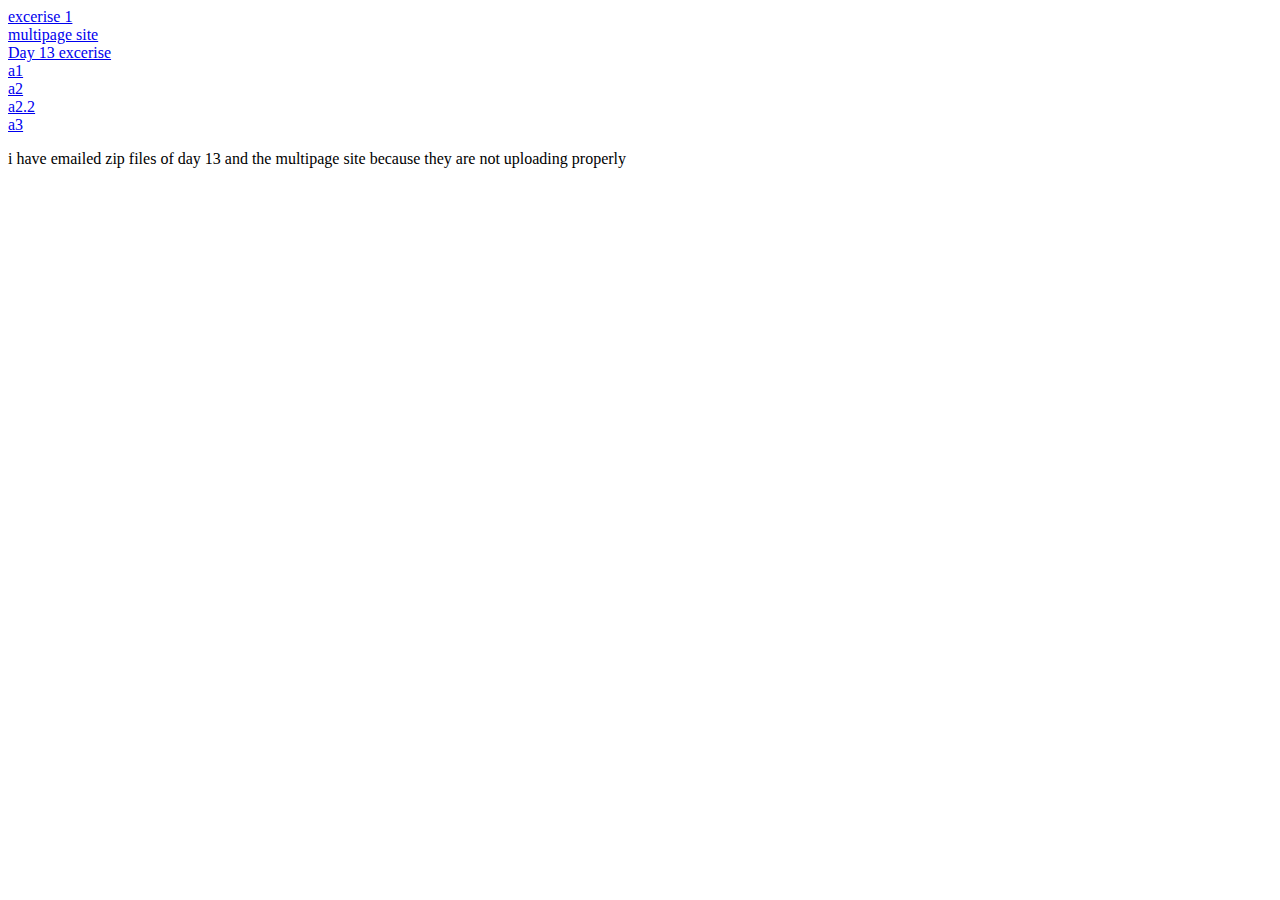
<file: index.html>
<!DOCTYPE html>
<html lang="en">
<head>
    <meta charset="UTF-8">
    <meta http-equiv="X-UA-Compatible" content="IE=edge">
    <meta name="viewport" content="width=device-width, initial-scale=1.0">
    <title>Document</title>
</head>

<body>
    <a href="picmiddle.html">excerise 1</a>
    <br>
    <a href="/Applications/MAMP/htdocs/index.php">multipage site</a>
    <br>
    <a href="day13/index.html">Day 13 excerise</a>
    <br>
    <a href="https://kingnoob5146.github.io/coding4web/docs/D4.A1_gm_message_maker/index.html">a1</a>
    <br>
    <a href="https://sumedha1009.github.io/codingforweb/A2/A2_html.html">a2</a>
    <br>
    <a href="a2/index.html">a2.2</a>
    <br>
    <a href="A3/index.html">a3</a>
    <br>
    <p>i have emailed zip files of day 13 and the multipage site because they are not uploading properly</p>
</body>
</html>
</file>
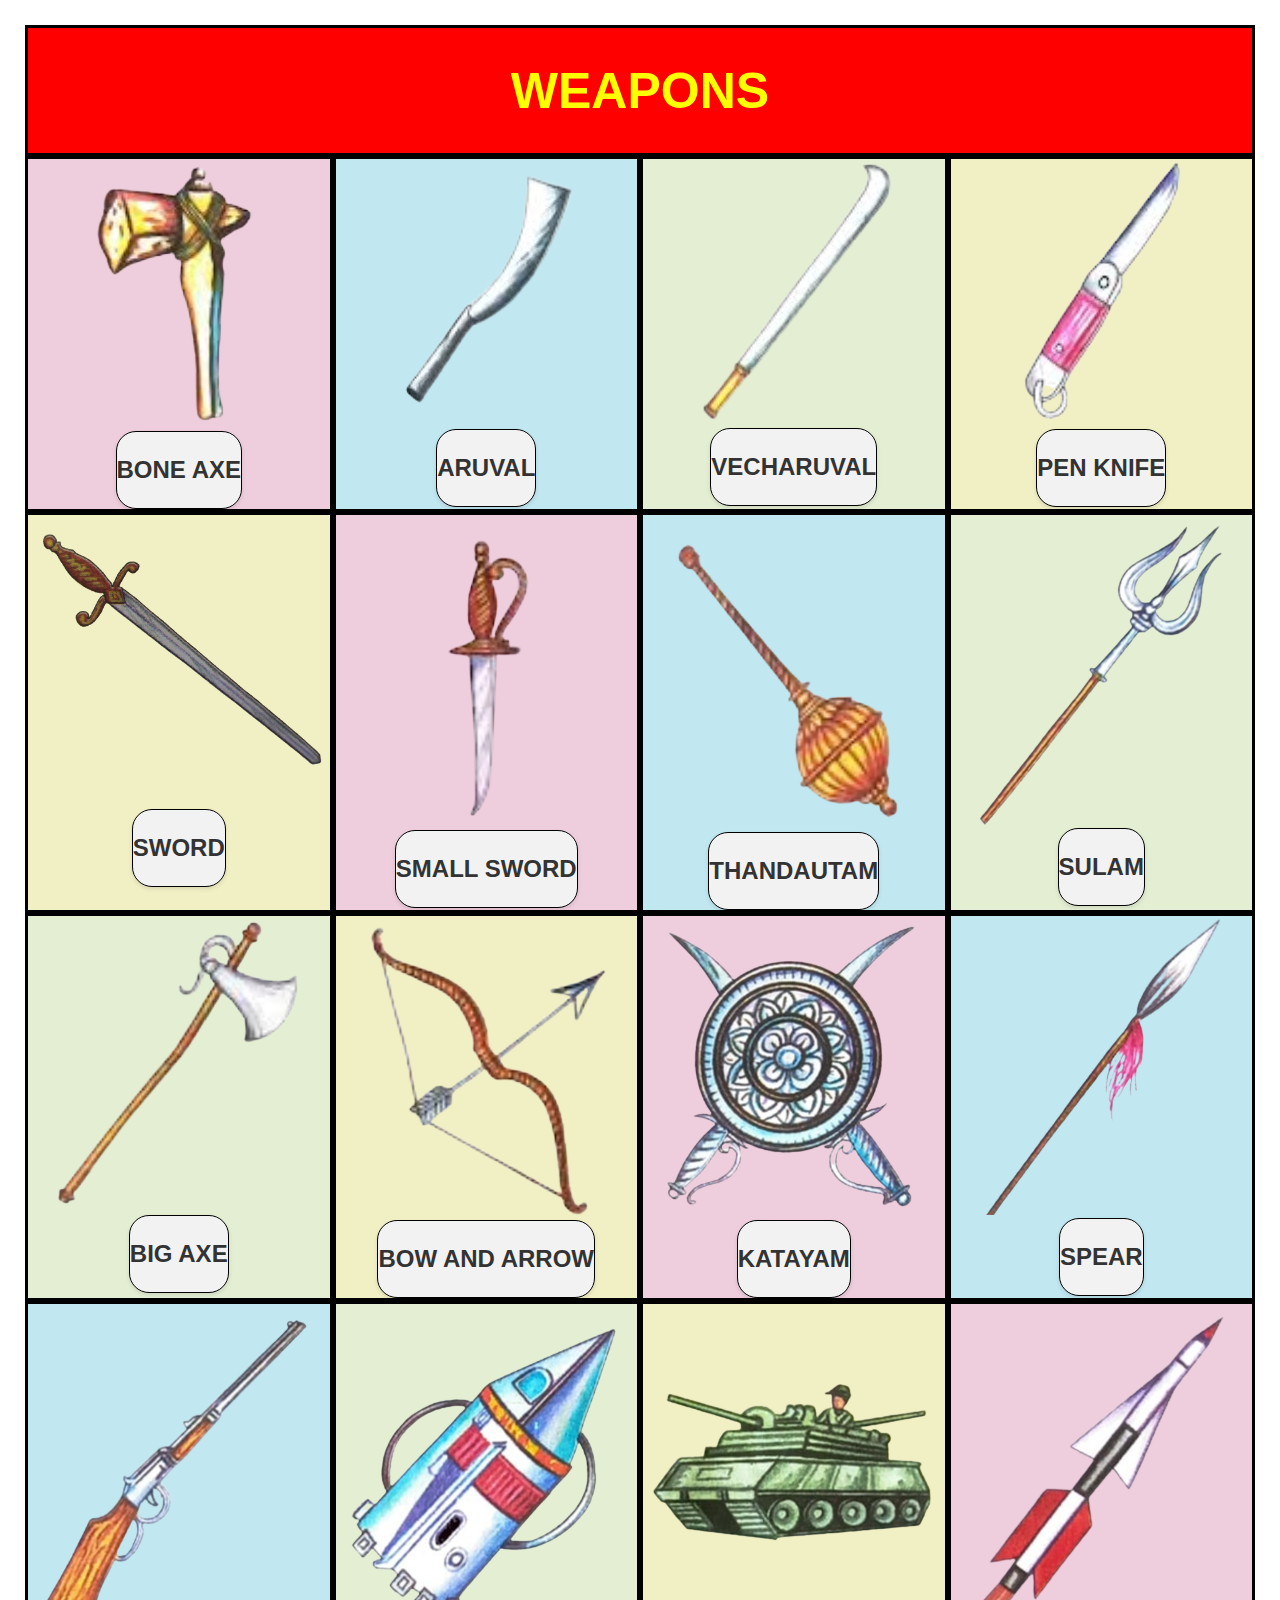
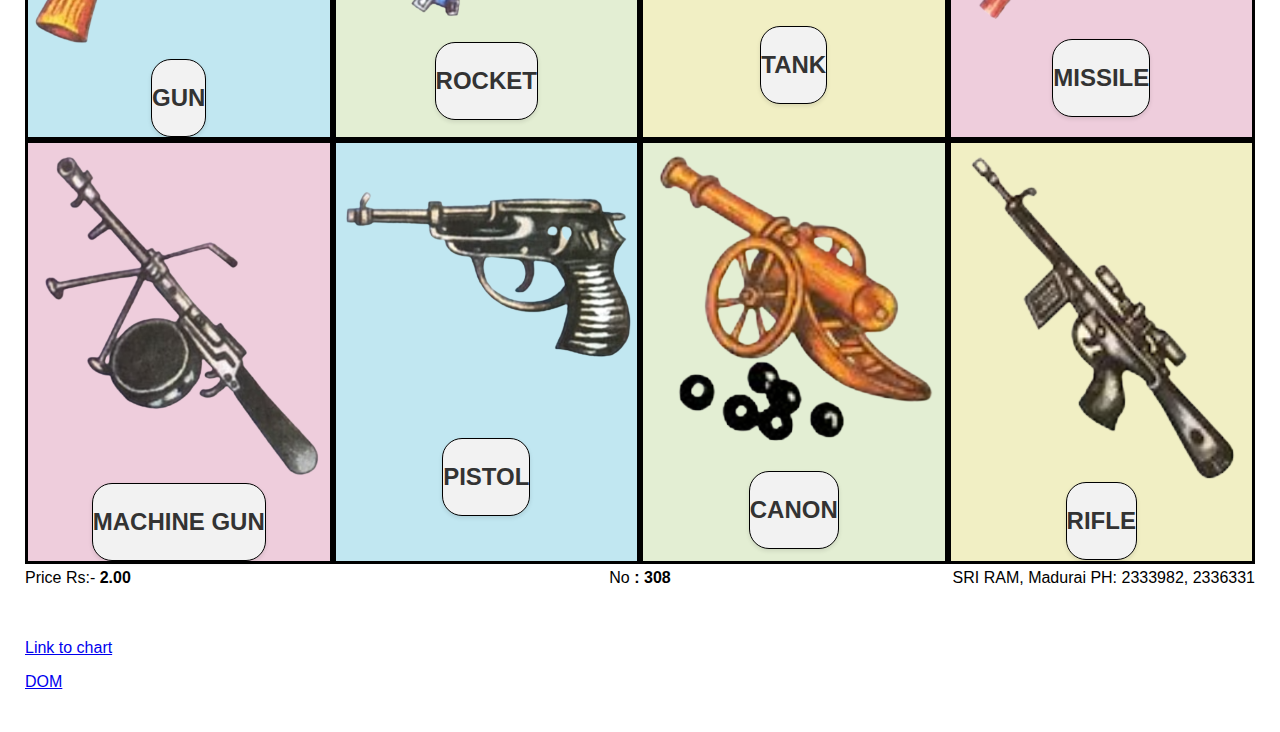
<file: a2/index.html>
<!DOCTYPE html>
<html lang="en">
<head>
    <meta charset="UTF-8">   
    <meta name="viewport" content="width=device-width, initial-scale=1.0">
    <title>A2 Sumedha Nair & Sameeksha Kodapully</title>

    
</head>
<body>
    <div id="heading-container">
        <h1 class="custom-heading">WEAPONS</h1>
    </div>

        <main>
            <div id='gallery' class="gallery"></div>
        </main>
    

   
    <footer>
        
        <div id="alignment-container">
            <div class="align-text align-left">Price Rs:- <strong>2.00</strong></div>
            <div class="align-text align-center">No <strong>: 308</strong></div>
            <div class="align-text align-right">SRI RAM, Madurai PH: 2333982, 2336331</div>
        </div>
        
        <br><br>
        <p><a href="weapons_chart.jpg">Link to chart</p></footer</a>
        <p><a href="DOM.png">DOM</p></footer</a>
    </footer>

    
    
   
</body>
    <script src="./script.js"></script>
    <link rel="stylesheet" type="text/css" href="./style.css" />
</html>
</file>
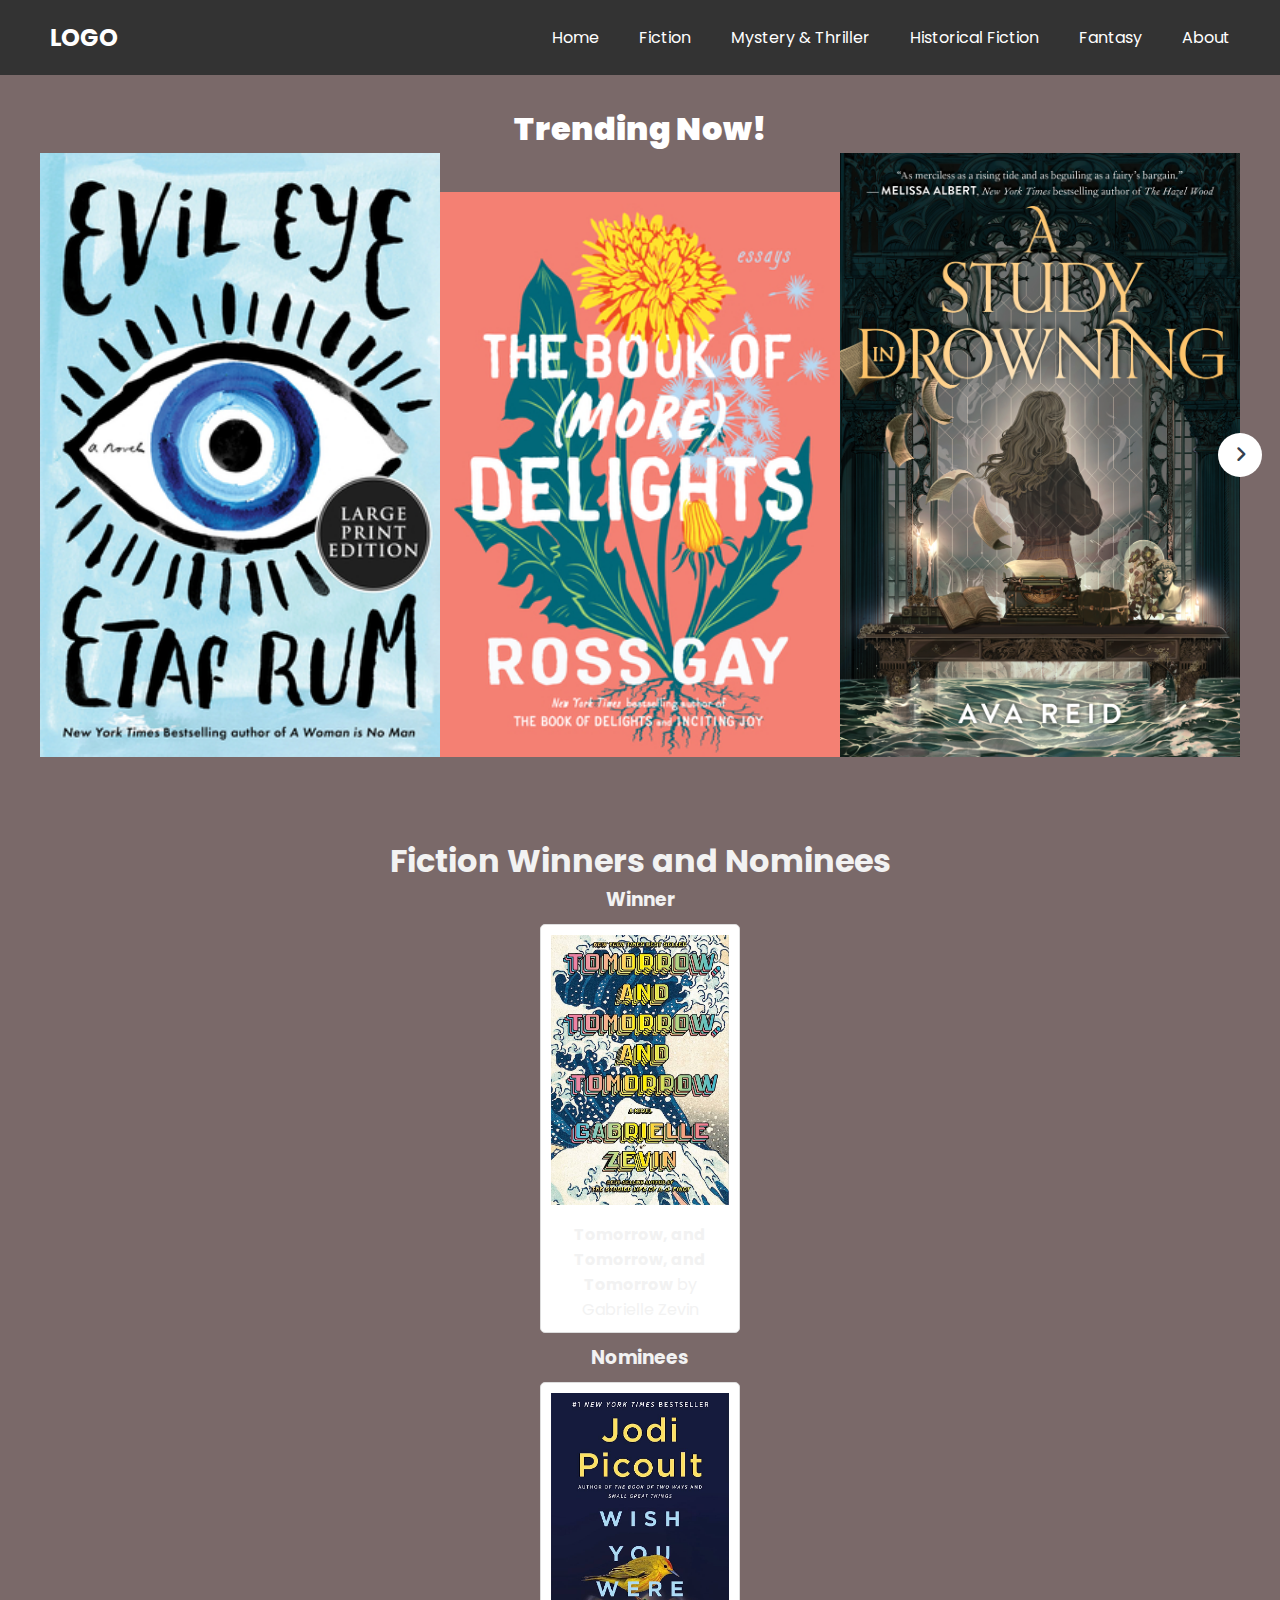
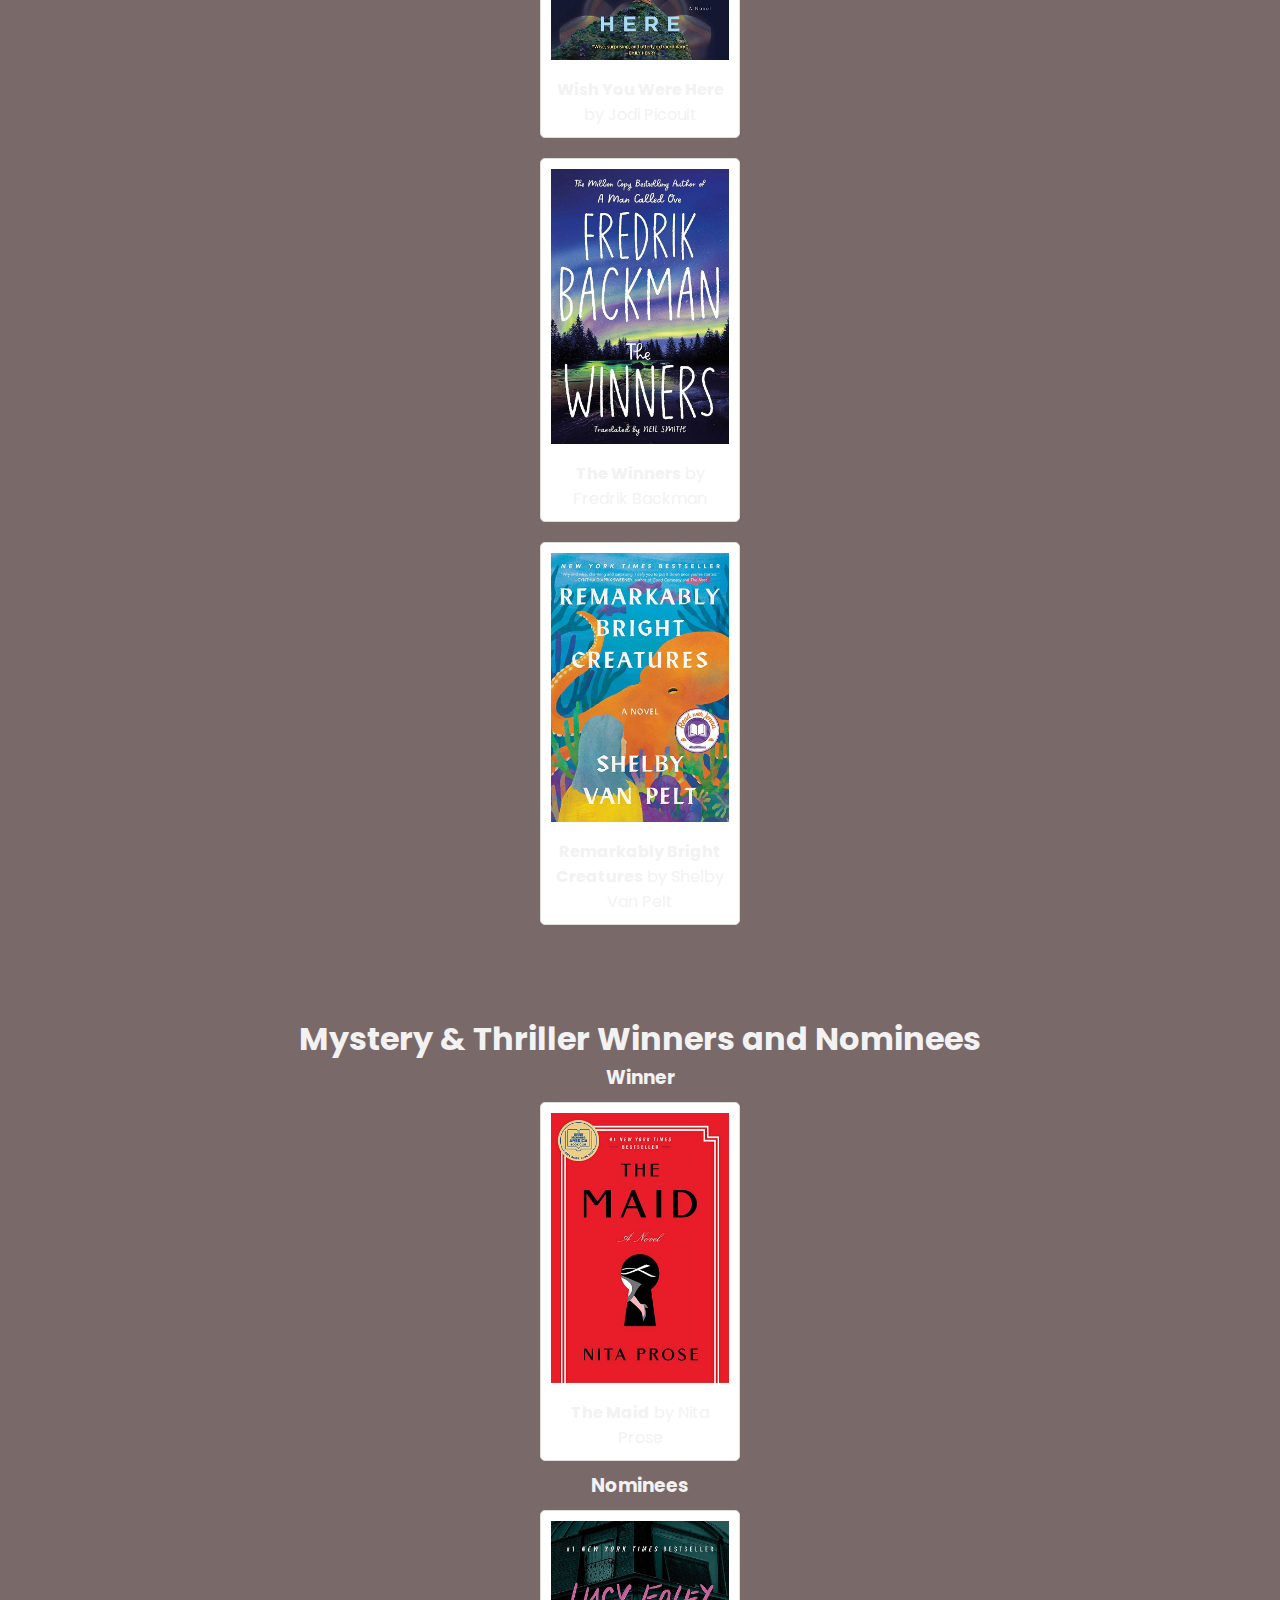
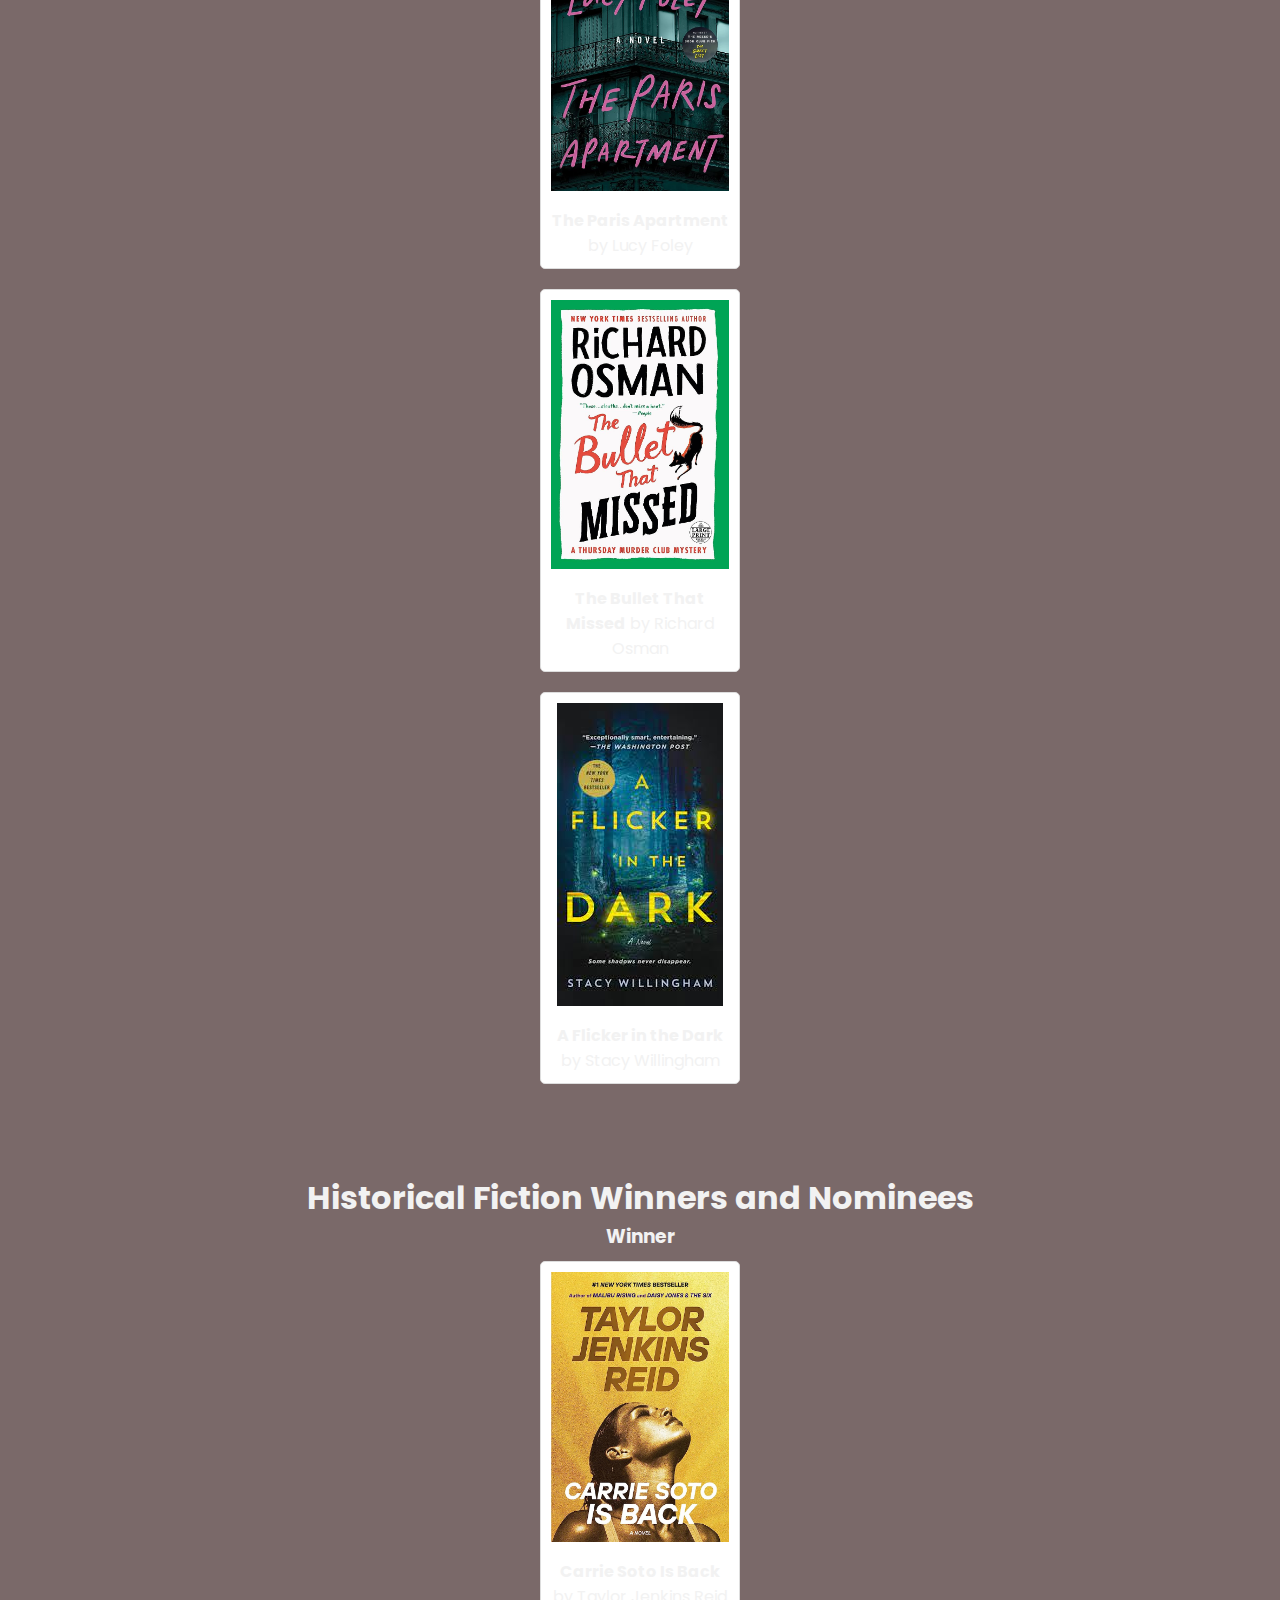
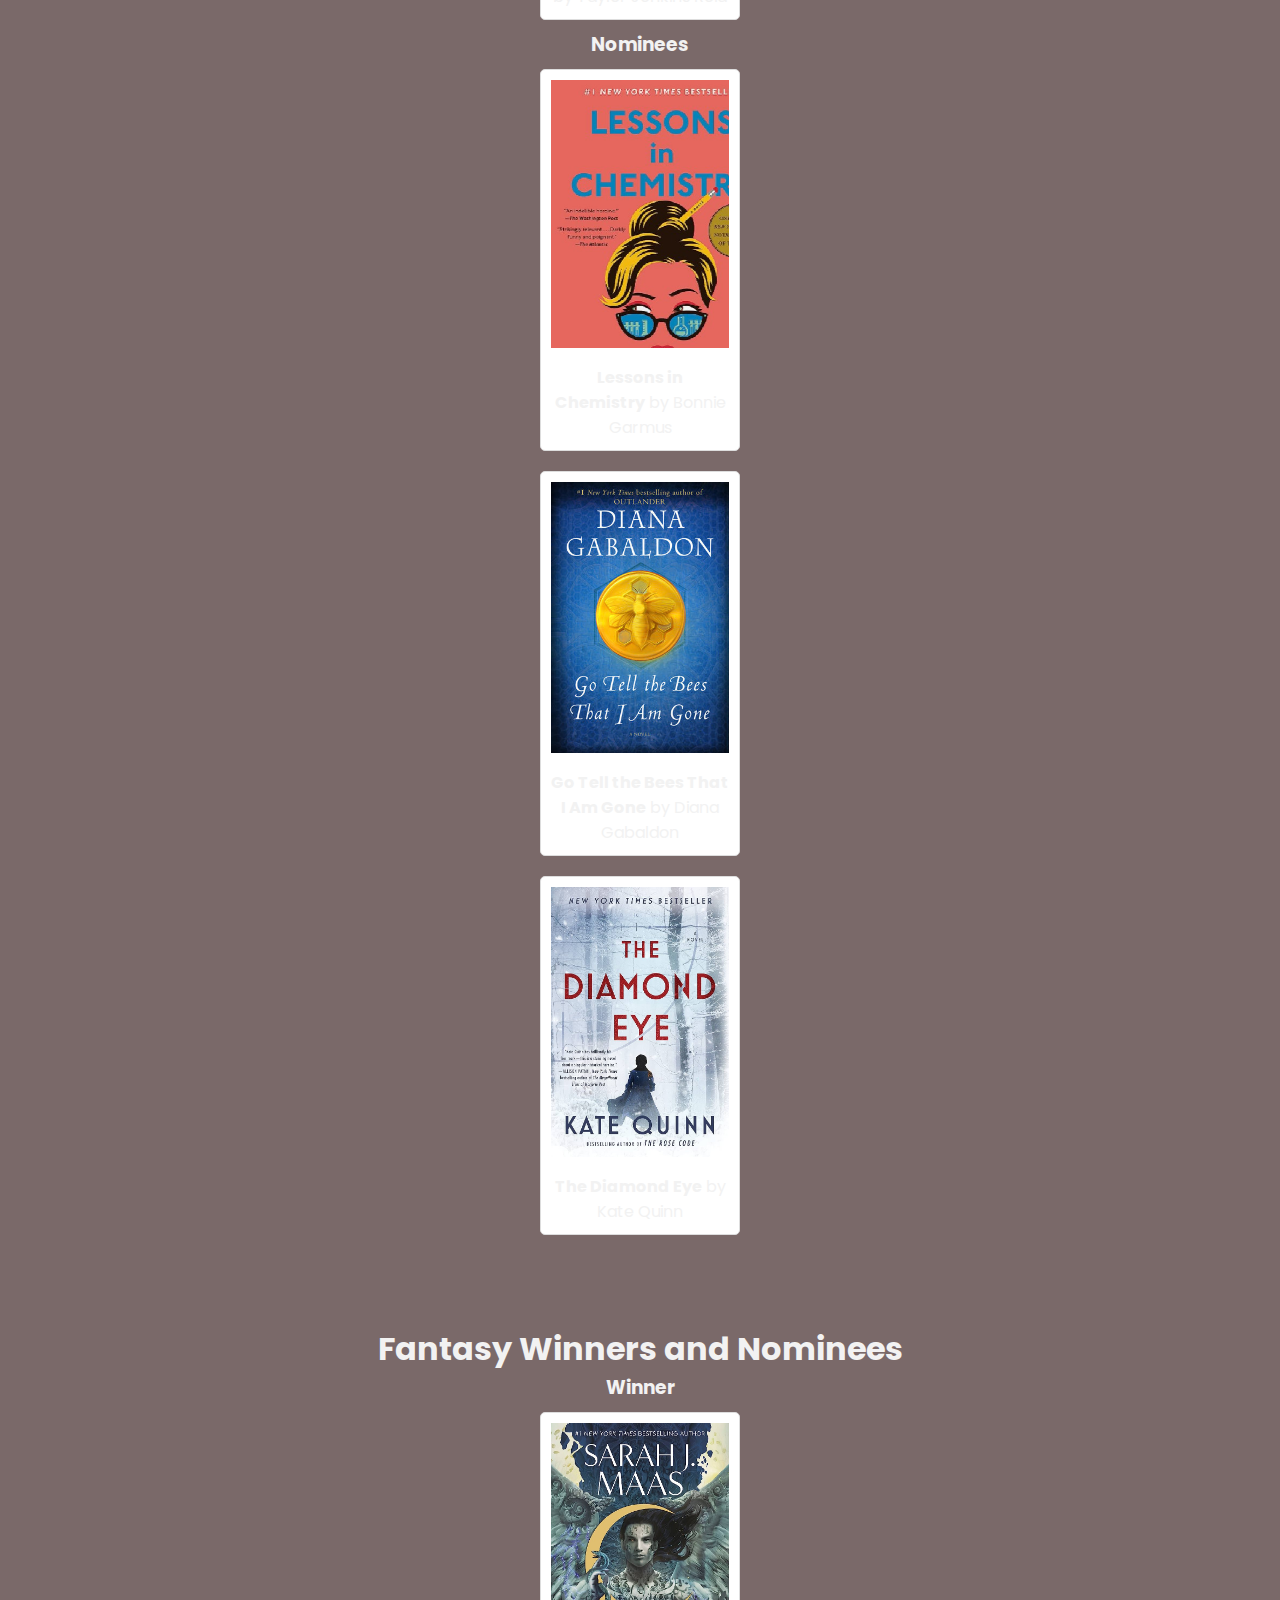
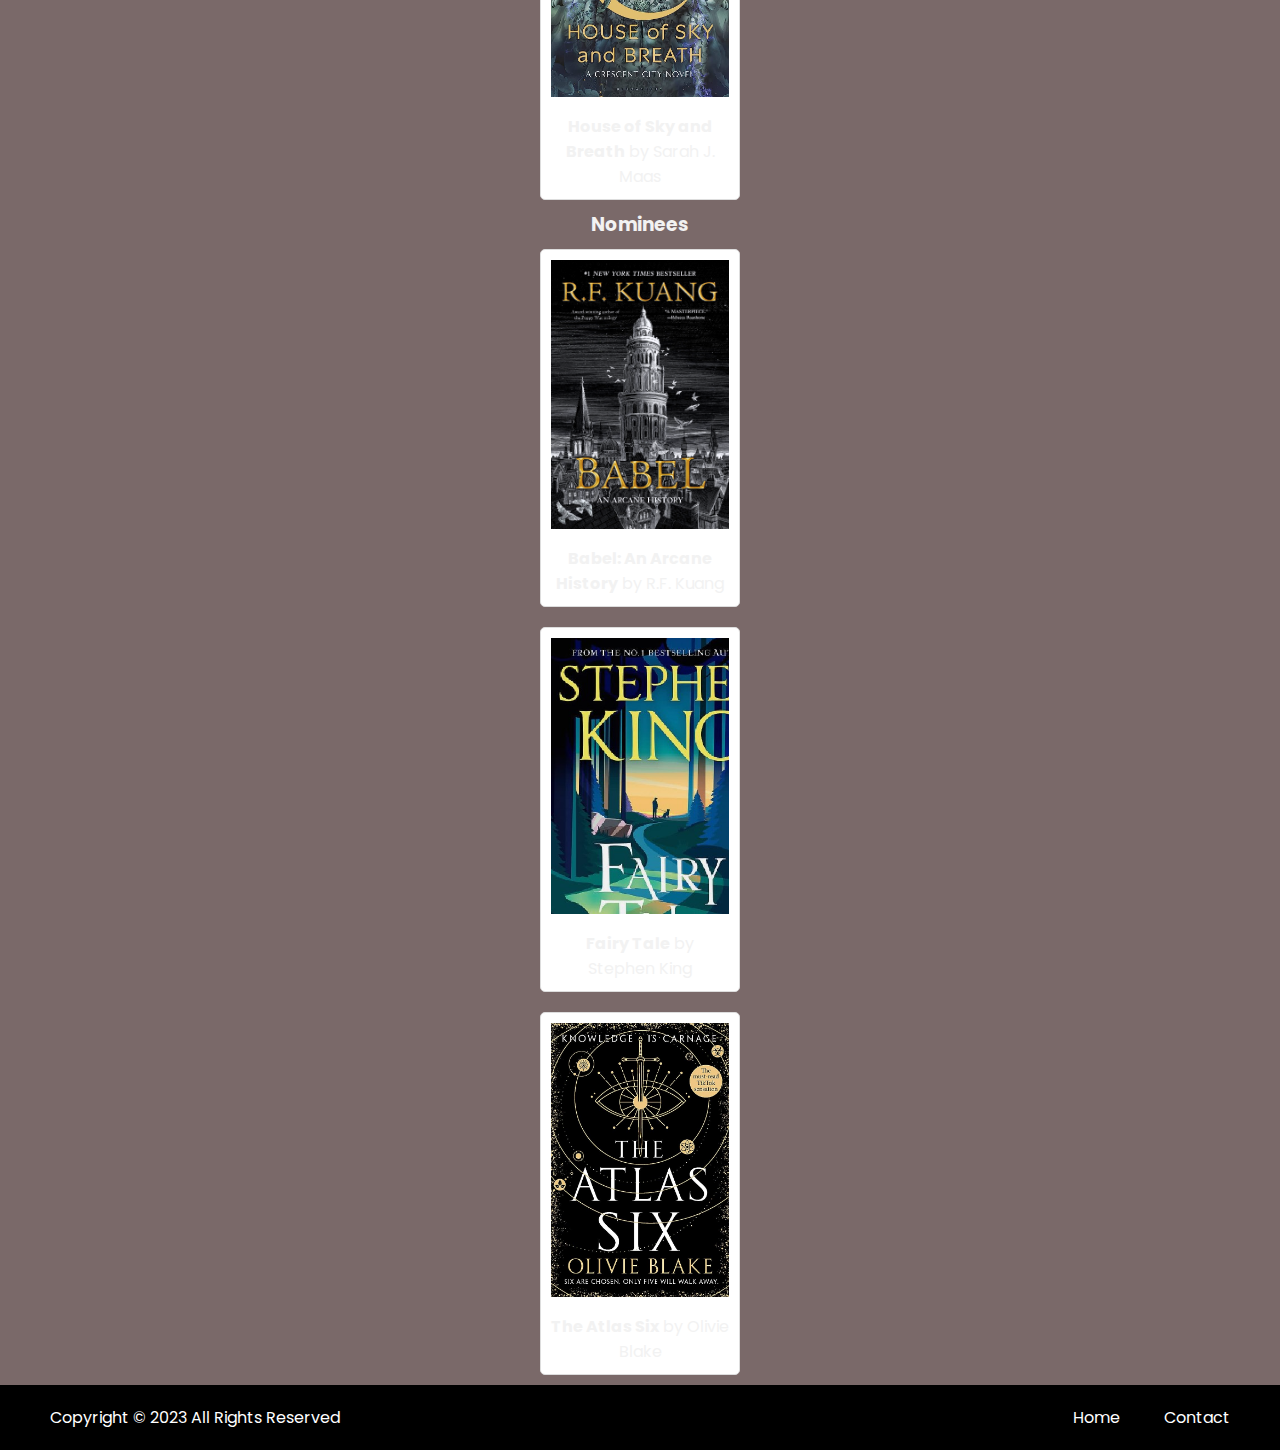
<file: A3/index.html>
<!DOCTYPE html>
<html lang="en">
<head>
    <meta charset="UTF-8">
    <meta name="viewport" content="width=device-width, initial-scale=1.0">
    <title>Book Awards</title>
    <link rel="stylesheet" href="style.css">
    <link rel="stylesheet" href="https://cdnjs.cloudflare.com/ajax/libs/font-awesome/6.3.0/css/all.min.css">
</head>
<body>
    <header>
        <nav class="navbar">
            <h2 class="logo"><a href="#">LOGO</a></h2>
            <input type="checkbox" id="menu-toggler">
            <label for="menu-toggler" id="hamburger-btn">
                <svg xmlns="http://www.w3.org/2000/svg" viewBox="0 0 24 24" fill="white" width="24px" height="24px">
                    <path d="M0 0h24v24H0z" fill="none"/>
                    <path d="M3 18h18v-2H3v2zm0-5h18V11H3v2zm0-7v2h18V6H3z"/>
                </svg>
            </label>
            <ul class="all-links">
                <li><a href="#home">Home</a></li>
                <li><a href="#Fiction">Fiction</a></li>
                <li><a href="#MysteryThriller">Mystery & Thriller</a></li>
                <li><a href="#HistoricalFiction">Historical Fiction</a></li>
                <li><a href="#Fantasy">Fantasy</a></li>
                <li><a href="about.html">About</a></li>

            </ul>
        </nav>
    </header>

    <section class="homepage" id="home">
        <br>
        <h1><strong style="color: white;">Trending Now!</strong></h1>

        <div class="wrapper">
            <i id="left" class="fa-solid fa-angle-left"></i>
            <div class="carousel">
                <a href="https://www.goodreads.com/book/show/59333203-evil-eye"><img src="img1.jpeg"></a>
                <a href="https://www.goodreads.com/book/show/75593883-the-book-of-more-delights"><img src="img2.jpeg"></a>
                <a href="https://www.goodreads.com/book/show/75302266-a-study-in-drowning"><img src="img3.jpeg"></a>
                <a href="https://www.goodreads.com/book/show/55959466-black-af-history"><img src="img4.jpeg"></a>
                <a href="https://www.goodreads.com/book/show/112093865-sure-i-ll-join-your-cult"><img src="img5.jpeg"></a>
                <a href="https://www.goodreads.com/book/show/75293475-the-last-devil-to-die"><img src="img6.jpeg"></a>
            </div>
            <i id="right" class="fa-solid fa-angle-right"></i>
        </div>
    </section>

    <div id="genreSections"></div>

    

    <footer>
        <div>
            <span>Copyright © 2023 All Rights Reserved</span>
            <span class="link">
                <a href="#">Home</a>
                <a href="#contact">Contact</a>
            </span>
        </div>
    </footer>

    <script src="carousel.js" defer></script>
    <script src="book-genres.js" defer></script>
</body>
</html>
</file>
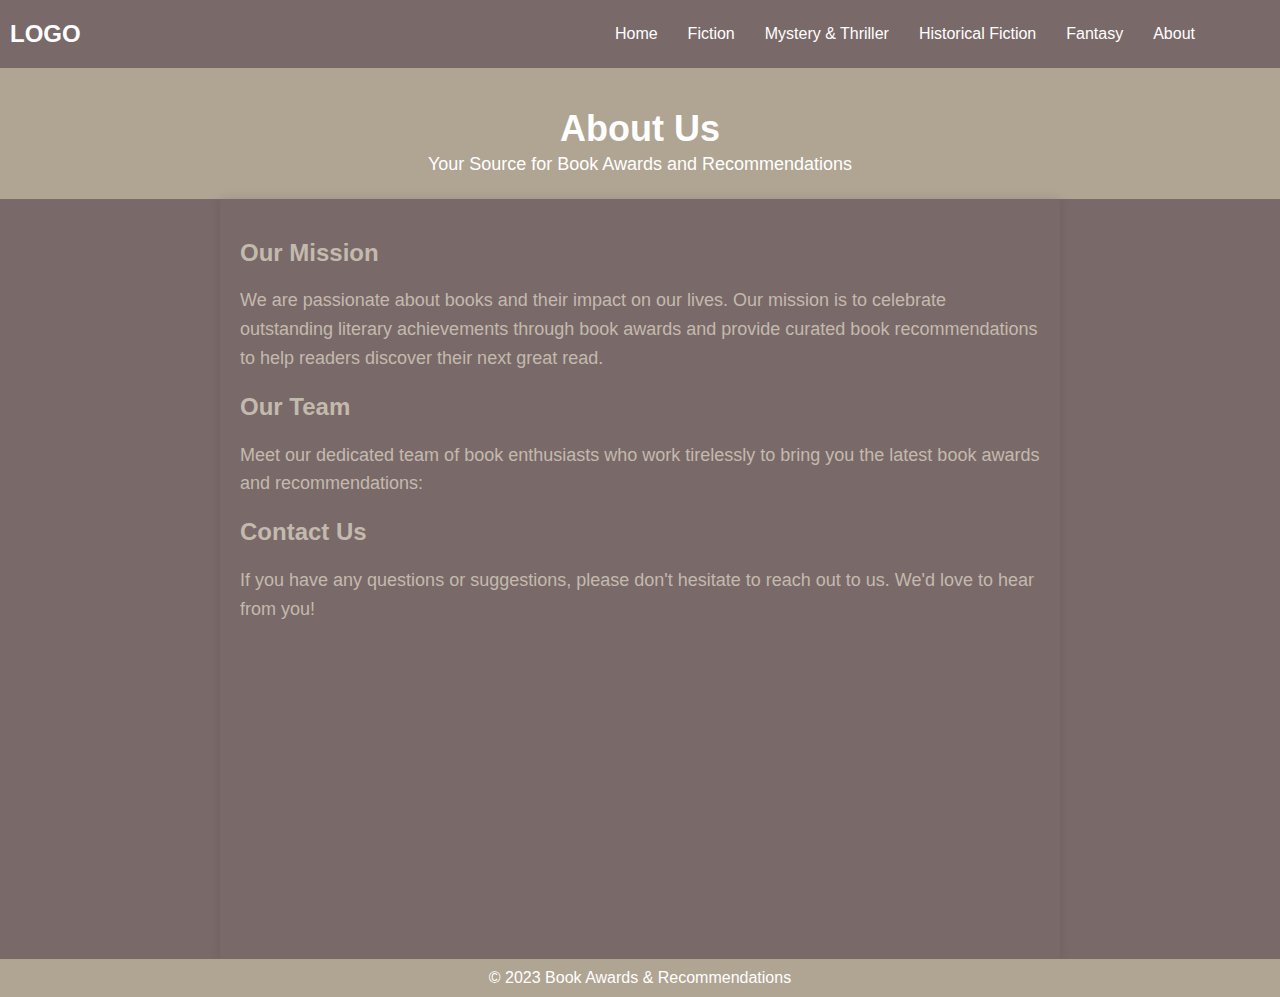
<file: A3/about.html>
<!DOCTYPE html>
<html lang="en">
<head>
    <meta charset="UTF-8">
    <meta name="viewport" content="width=device-width, initial-scale=1.0">
    <title>About Us - Book Awards & Recommendations</title>
    <style>
        /* Reset some default styles for better consistency */
        body, h1, p {
            margin: 0;
            padding: 0;
        }

        /* Basic styling for the page */
        body {
            font-family: Arial, sans-serif;
            background-color: #7a6969;
            color: #c3baae;
        }

        header {
            background-color: #b0a493;
            color: #fff;
            padding: 20px;
            text-align: center;
        }

        h1 {
            font-size: 36px;
            margin-top: 20px;
        }

        .container {
            max-width: 800px;
            margin: 0 auto;
            padding: 20px;
            background-color: #7a6969;
            box-shadow: 0 0 10px rgba(0, 0, 0, 0.1);
            height: 80vh;
        }

        p {
            font-size: 18px;
            line-height: 1.6;
        }

        /* Add more styles as needed */

        /* Footer styles */
        footer {
            background-color: #b0a493;
            color: #fff;
            text-align: center;
            padding: 10px;
        }

        /* Navigation styles */
        .navbar {
            display: flex;
            padding: 0 10px;
            max-width: 1200px;
            width: 100%;
            align-items: center;
            justify-content: space-between;
        }

        .navbar input#menu-toggler {
            display: none;
        }

        .navbar #hamburger-btn {
            cursor: pointer;
            display: none;
        }

        .navbar .all-links {
            display: flex;
            align-items: center;
        }

        .navbar .all-links li {
            position: relative;
            list-style: none;
        }

        .navbar .logo a {
            display: flex;
            align-items: center;
            margin-left: 0;
            text-decoration: none;
            color: #fff;
            font-weight: bold;
        }

        .navbar .all-links li a {
            color: rgb(255, 255, 255);
            text-decoration: none;
            margin: 0 15px;
        }

        /* Add media queries for responsive design */
        @media (max-width: 768px) {
            .navbar #hamburger-btn {
                display: block;
            }

            .navbar .all-links {
                display: none;
                flex-direction: column;
                position: absolute;
                top: 60px;
                left: 0;
                background-color: #fff;
                width: 100%;
                z-index: 1;
                text-align: center;
            }

            .navbar .all-links.active {
                display: flex;
            }

            .navbar .all-links li {
                margin: 10px 0;
            }
        }
    </style>
</head>
<body>
    <nav class="navbar">
        <h2 class="logo"><a href="index.html">LOGO</a></h2>
        <input type="checkbox" id="menu-toggler">
        <label for="menu-toggler" id="hamburger-btn">
            <svg xmlns="http://www.w3.org/2000/svg" viewBox="0 0 24 24" fill="white" width="24px" height="24px">
                <path d="M0 0h24v24H0z" fill="none"/>
                <path d="M3 18h18v-2H3v2zm0-5h18V11H3v2zm0-7v2h18V6H3z"/>
            </svg>
        </label>
        <ul class="all-links">
            <li><a href="index.html">Home</a></li>
            <li><a href="#Fiction">Fiction</a></li>
            <li><a href="#MysteryThriller">Mystery & Thriller</a></li>
            <li><a href="#HistoricalFiction">Historical Fiction</a></li>
            <li><a href="#Fantasy">Fantasy</a></li>
            <li><a href="about.html">About</a></li>
        </ul>
    </nav>
    <header>
        <h1>About Us</h1>
        <p>Your Source for Book Awards and Recommendations</p>
    </header>
    <div class="container">
        <h2>Our Mission</h2>
        <p>We are passionate about books and their impact on our lives. Our mission is to celebrate outstanding literary achievements through book awards and provide curated book recommendations to help readers discover their next great read.</p>

        <h2>Our Team</h2>
        <p>Meet our dedicated team of book enthusiasts who work tirelessly to bring you the latest book awards and recommendations:</p>
        <!-- You can list your team members here -->

        <h2>Contact Us</h2>
        <p>If you have any questions or suggestions, please don't hesitate to reach out to us. We'd love to hear from you!</p>
        <!-- Add contact information here -->
    </div>
    <footer>
        &copy; 2023 Book Awards & Recommendations
    </footer>
</body>
</html>
</file>
<file: A3/style.css>
@import url("https://fonts.googleapis.com/css2?family=Poppins:wght@200;300;400;500;600;700&display=swap");
* {
  margin: 0;
  padding: 0;
  box-sizing: border-box;
  font-family: "Poppins", sans-serif;
}
html {
  scroll-behavior: smooth;
}
body {
  background: #7a6969;
  color: #f2f2f2;
}
header {
  position: fixed;
  top: 0;
  left: 0;
  z-index: 5;
  width: 100%;
  display: flex;
  justify-content: center;
  background: #333;
}
.navbar {
  display: flex;
  padding: 0 10px;
  max-width: 1200px;
  width: 100%;
  align-items: center;
  justify-content: space-between;
}
.navbar input#menu-toggler {
  display: none;
}
.navbar #hamburger-btn {
  cursor: pointer;
  display: none;
}
.navbar .all-links {
  display: flex;
  align-items: center;
}
.navbar .all-links li {
  position: relative;
  list-style: none;
}
.navbar .logo a {
  display: flex;
  align-items: center;
  margin-left: 0;
}
header a, footer a {
  margin-left: 40px;
  text-decoration: none;
  color: #fff;
  height: 100%;
  padding: 20px 0;
  display: inline-block;
}
header a:hover, footer a:hover {
  color: #ddd;
}


section {
  display: flex;
  align-items: center;
  flex-direction: column;
  padding: 80px 0 0;
}
section h2 {
  font-size: 2rem;
}
section > p {
  text-align: center;
}


footer {
  width: 100%;
  display: flex;
  justify-content: center;
  background: #000;
  padding: 20px 0;
}
footer div {
  padding: 0 10px;
  max-width: 1200px;
  width: 100%;
  display: flex;
  justify-content: space-between;
}
footer span {
  color: #fff;
}
footer a {
  padding: 0;
}
@media screen and (max-width: 860px) {
  .navbar .all-links {
    position: fixed;
    left: -100%;
    width: 300px;
    display: block;
    height: 100vh;
    top: 75px;
    background: #333;
    transition: left 0.3s ease;
}
.navbar #menu-toggler:checked~.all-links {
    left: 0;
}
.navbar .all-links li {
    font-size: 18px;
}
.navbar #hamburger-btn {
    display: block;
}
section > p {
    text-align: center;
}
section .cards .card {
    width: calc(100% / 2 - 15px);
    margin-bottom: 30px;
}
.homepage .content h1 {
    font-size: 40px;
    font-weight: 700;
    margin-bottom: 10px;
}
.homepage .content .text {
    font-size: 17px;
}
.content a {
    font-size: 17px;
    padding: 9px 20px;
}

footer a {
    height: 0;
}
}
@media screen and (max-width: 560px) {
  section .cards .card {
    width: 100%;
    margin-bottom: 30px;
  }
}




.wrapper{
  display: flex;
  max-width: 1200px;
  position: relative;
}
.wrapper i{
  top: 50%;
  height: 44px;
  width: 44px;
  color: #343F4F;
  cursor: pointer;
  font-size: 1.15rem;
  position: absolute;
  text-align: center;
  line-height: 44px;
  background: #fff;
  border-radius: 50%;
  transform: translateY(-50%);
  transition: transform 0.1s linear;
}
.wrapper i:active{
  transform: translateY(-50%) scale(0.9);
}
.wrapper i:hover{
  background: #f2f2f2;
}
.wrapper i:first-child{
  left: -22px;
  display: none;
}
.wrapper i:last-child{
  right: -22px;
}
.wrapper .carousel{
  font-size: 0px;
  cursor: pointer;
  overflow: hidden;
  white-space: nowrap;
  scroll-behavior: smooth;
}
.carousel.dragging{
  cursor: grab;
  scroll-behavior: auto;
}
.carousel.dragging img{
  pointer-events: none;
}
.carousel img{
  height: max-content;
  object-fit: cover;
  user-select: none;
  margin-left: 14px;
  width: calc(100% / 3);
}
.carousel img:first-child{
  margin-left: 0px;
}
@media screen and (max-width: 900px) {
  .carousel img{
    width: calc(100% / 2);
  }
}
@media screen and (max-width: 550px) {
  .carousel img{
    width: 100%;
  }
}


/* ... Previous CSS rules ... */

/* Style your genre sections as needed */

.genre-section {
  text-align: center;
  margin: 20px;
  display: flex;
  flex-direction: column;
  flex-wrap: wrap;
  justify-content: space-evenly; /* Ensure books are spaced evenly in each section */
}

/* Style for nominee container */
.nominees {
  display: inline;
  flex-wrap: wrap;
  justify-content: space-evenly; /* Ensure nominees are spaced evenly */
}

/* Style for individual books within a nominee section */
.book {
  text-align: center;
  margin: 10px;
  padding: 10px;
  border: 1px solid #ddd;
  border-radius: 5px;
  background-color: #fff;
  width: 200px; /* Set the desired width for your books */
  flex-basis: calc(33.33% - 20px); /* Set the desired width for nominees and adjust flex-basis */
  box-sizing: border-box;
  transition: transform 0.2s; /* Add a smooth hover effect */
}

/* Style for book images */
.book img {
  max-width: 100%;
  height: auto;
  margin-bottom: 10px;
}

/* Add a hover effect for books */
.book:hover {
  transform: scale(1.05); /* Increase size on hover */
}

/* ... Rest of your CSS ... */
</file>
<file: a2/style.css>
/* CSS RESETS */
/* ----------------------------------------------------- */
* {
    -webkit-box-sizing: border-box;
    -moz-box-sizing: border-box;
    box-sizing: border-box;
}

/* Global styling */
html, body {
    margin: 0;
    padding: 0;
    width: 100%;
    font-family: Arial, Helvetica, sans-serif;
}

/* Center and style images */
img {
    display: block;
    margin: 0 auto;
    max-width: 100%;
    height: auto;
}

/* Global padding */
body {
    padding: 25px;
    
}

/* Chart layout */
.gallery{
    display: flex;
    flex-wrap: wrap;
    justify-content: space-between;
}

/* Individual card styling */
.gallery > div {
    flex-basis: calc(25%);
    margin-bottom: 0px;
    text-align: center;
    display: flex;
    flex-direction: column;
    justify-content: space-between;
}

/* Media queries for responsiveness */
/* First breakpoint for tablets and larger phones */
@media (max-width: 1024px) {
    .gallery > div {
        flex-basis: calc(33.33%);
    }
}

/* Second breakpoint for smaller phones */
@media (max-width: 768px) {
    .gallery > div {
        flex-basis: calc(50%);
    }
}

/* Third breakpoint for smallest phones */
@media (max-width: 480px) {
    .gallery > div {
        flex-basis: 100%;
    }
}

#namecard1{
    background-color: #EECDDC;
    border-style:solid;
}
#namecard6{
    background-color: #EECDDC;
    border-style:solid;
}
#namecard11{
    background-color: #EECDDC;
    border-style:solid;
}
#namecard16{
    background-color: #EECDDC;
    border-style:solid;
}
#namecard17{
    background-color: #EECDDC;
    border-style:solid;
}
#namecard2{
    background-color: #C1E7F1;
    border-style:solid;
}
#namecard7{
    background-color: #C1E7F1;
    border-style:solid;
}
#namecard12{
    background-color: #C1E7F1;
    border-style:solid;
}
#namecard13{
    background-color: #C1E7F1;
    border-style:solid;
}
#namecard18{
    background-color: #C1E7F1;
    border-style:solid;
}
#namecard3{
    background-color: #E3EED3;
    border-style:solid;
}
#namecard8{
    background-color: #E3EED3;
    border-style:solid;
}
#namecard9{
    background-color: #E3EED3;
    border-style:solid;
}
#namecard14{
    background-color: #E3EED3;
    border-style:solid;
}
#namecard19{
    background-color: #E3EED3;
    border-style:solid;
}
#namecard4{
    background-color: #F1EFC4;
    border-style:solid;
}
#namecard5{
    background-color: #F1EFC4;
    border-style:solid;
}
#namecard10{
    background-color: #F1EFC4;
    border-style:solid;
}
#namecard15{
    background-color: #F1EFC4;
    border-style:solid;
}
#namecard20{
    background-color: #F1EFC4;
    border-style:solid;
}



#heading-container {
    background-color: red;
    border-style: solid;
    text-align: center;
    text-decoration-color: yellow;
    position: sticky;
    top: 0;
}

.custom-heading {
    font-family: 'Gonzo', Arial, sans-serif;
    font-size: 50px;
    font-weight: bold;
    color: yellow;
}


/* Custom h1 style */
.custom-heading {
    font-family: 'Gonzo', Arial, sans-serif;
    font-size: 50px;
    font-weight: bold;
    color: yellow;
}

.container {
    display: flex;
    justify-content: center; /* Center the content horizontally */
    align-items: center; /* Center the content vertically */
    height: auto; /* Adjust as needed to fit your design */
}

.item-title {
    background-color: #f2f2f2;
    border-radius: 20px; /* Adjust the value for more/less rounding */
    display: inline-block; /* Makes the box fit around the content */
    margin: auto ; /* Centers the box horizontally and adds spacing at the top and bottom */
    border: 1px solid black; /* Adds a black border */
    box-shadow: 0 2px 4px rgba(0, 0, 0, 0.1);
    text-align: center;
    font-size: 24px;
    font-weight: bold;
    font-family: Arial, Helvetica, sans-serif;
    color: #333;
    align-self: center;
    padding: 0px; /* Adds space between text and border */
}



#alignment-container {
    display: flex;
    justify-content: space-between;
    align-items: center; /* Vertically center the text */
}

.align-text {
    width: 33.33%;
    box-sizing: border-box;
    padding-top: 5px;
    font-size: 16px; /* Adjust font size as needed */
}

.align-left {
    text-align: left;
}

.align-center {
    text-align: center;
}

.align-right {
    text-align: right;
}
</file>
